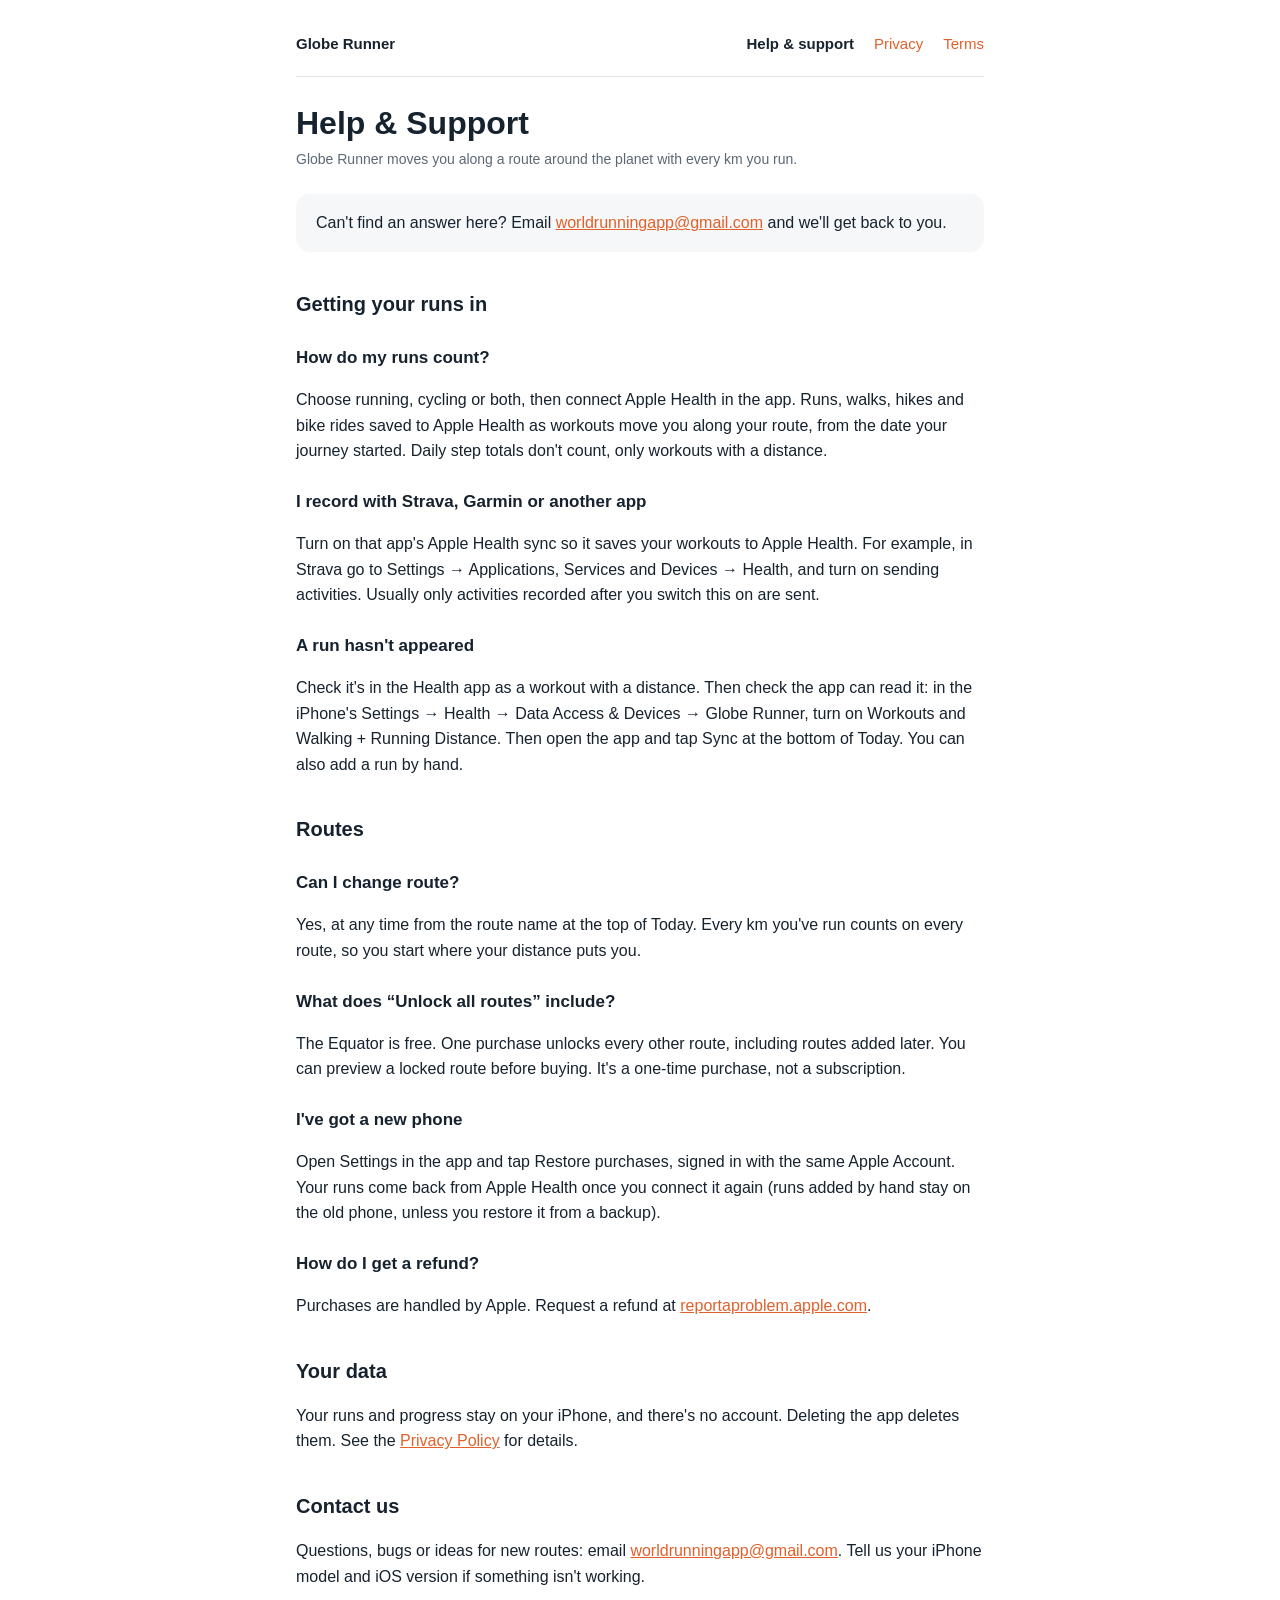
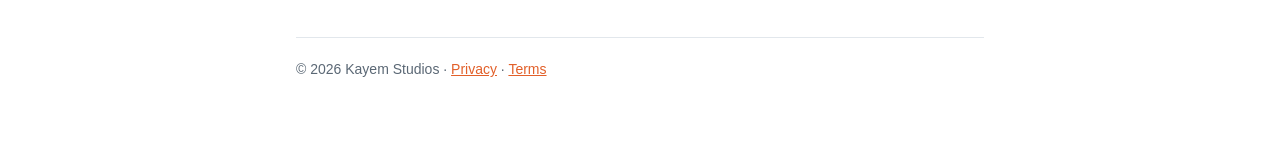
<file: index.html>
<!doctype html>
<html lang="en-GB">
  <head>
    <meta charset="utf-8" />
    <meta name="viewport" content="width=device-width, initial-scale=1" />
    <title>Help &amp; Support · Globe Runner</title>
    <link rel="stylesheet" href="style.css" />
  </head>
  <body>
    <main>
      <nav>
        <strong>Globe Runner</strong>
        <a href="index.html" aria-current="page">Help &amp; support</a>
        <a href="privacy.html">Privacy</a>
        <a href="terms.html">Terms</a>
      </nav>

      <h1>Help &amp; Support</h1>
      <p class="updated">Globe Runner moves you along a route around the planet with every km you run.</p>

      <div class="box">
        <p>
          Can't find an answer here? Email
          <a href="mailto:worldrunningapp@gmail.com">worldrunningapp@gmail.com</a> and we'll get
          back to you.
        </p>
      </div>

      <h2>Getting your runs in</h2>

      <h3>How do my runs count?</h3>
      <p>
        Choose running, cycling or both, then connect Apple Health in the app. Runs, walks, hikes and bike rides saved to Apple Health as workouts move you along
        your route, from the date your journey started. Daily step totals don't count, only workouts with a
        distance.
      </p>

      <h3>I record with Strava, Garmin or another app</h3>
      <p>
        Turn on that app's Apple Health sync so it saves your workouts to Apple Health. For example, in Strava go
        to Settings → Applications, Services and Devices → Health, and turn on sending activities. Usually only
        activities recorded after you switch this on are sent.
      </p>

      <h3>A run hasn't appeared</h3>
      <p>
        Check it's in the Health app as a workout with a distance. Then check the app can read it: in the
        iPhone's Settings → Health → Data Access &amp; Devices → Globe Runner, turn on Workouts and
        Walking + Running Distance. Then open the app and tap Sync at the bottom of Today. You can also add a run by hand.
      </p>

      <h2>Routes</h2>

      <h3>Can I change route?</h3>
      <p>
        Yes, at any time from the route name at the top of Today. Every km you've run counts on every route, so
        you start where your distance puts you.
      </p>

      <h3>What does “Unlock all routes” include?</h3>
      <p>
        The Equator is free. One purchase unlocks every other route, including routes added later. You can
        preview a locked route before buying. It's a one-time purchase, not a subscription.
      </p>

      <h3>I've got a new phone</h3>
      <p>
        Open Settings in the app and tap Restore purchases, signed in with the same Apple Account. Your runs come
        back from Apple Health once you connect it again (runs added by hand stay on the old phone, unless you
        restore it from a backup).
      </p>

      <h3>How do I get a refund?</h3>
      <p>
        Purchases are handled by Apple. Request a refund at
        <a href="https://reportaproblem.apple.com">reportaproblem.apple.com</a>.
      </p>

      <h2>Your data</h2>
      <p>
        Your runs and progress stay on your iPhone, and there's no account. Deleting the app deletes them. See the
        <a href="privacy.html">Privacy Policy</a> for details.
      </p>

      <h2>Contact us</h2>
      <p>
        Questions, bugs or ideas for new routes: email
        <a href="mailto:worldrunningapp@gmail.com">worldrunningapp@gmail.com</a>. Tell us your
        iPhone model and iOS version if something isn't working.
      </p>

      <footer>© 2026 Kayem Studios · <a href="privacy.html">Privacy</a> · <a href="terms.html">Terms</a></footer>
    </main>
  </body>
</html>
</file>
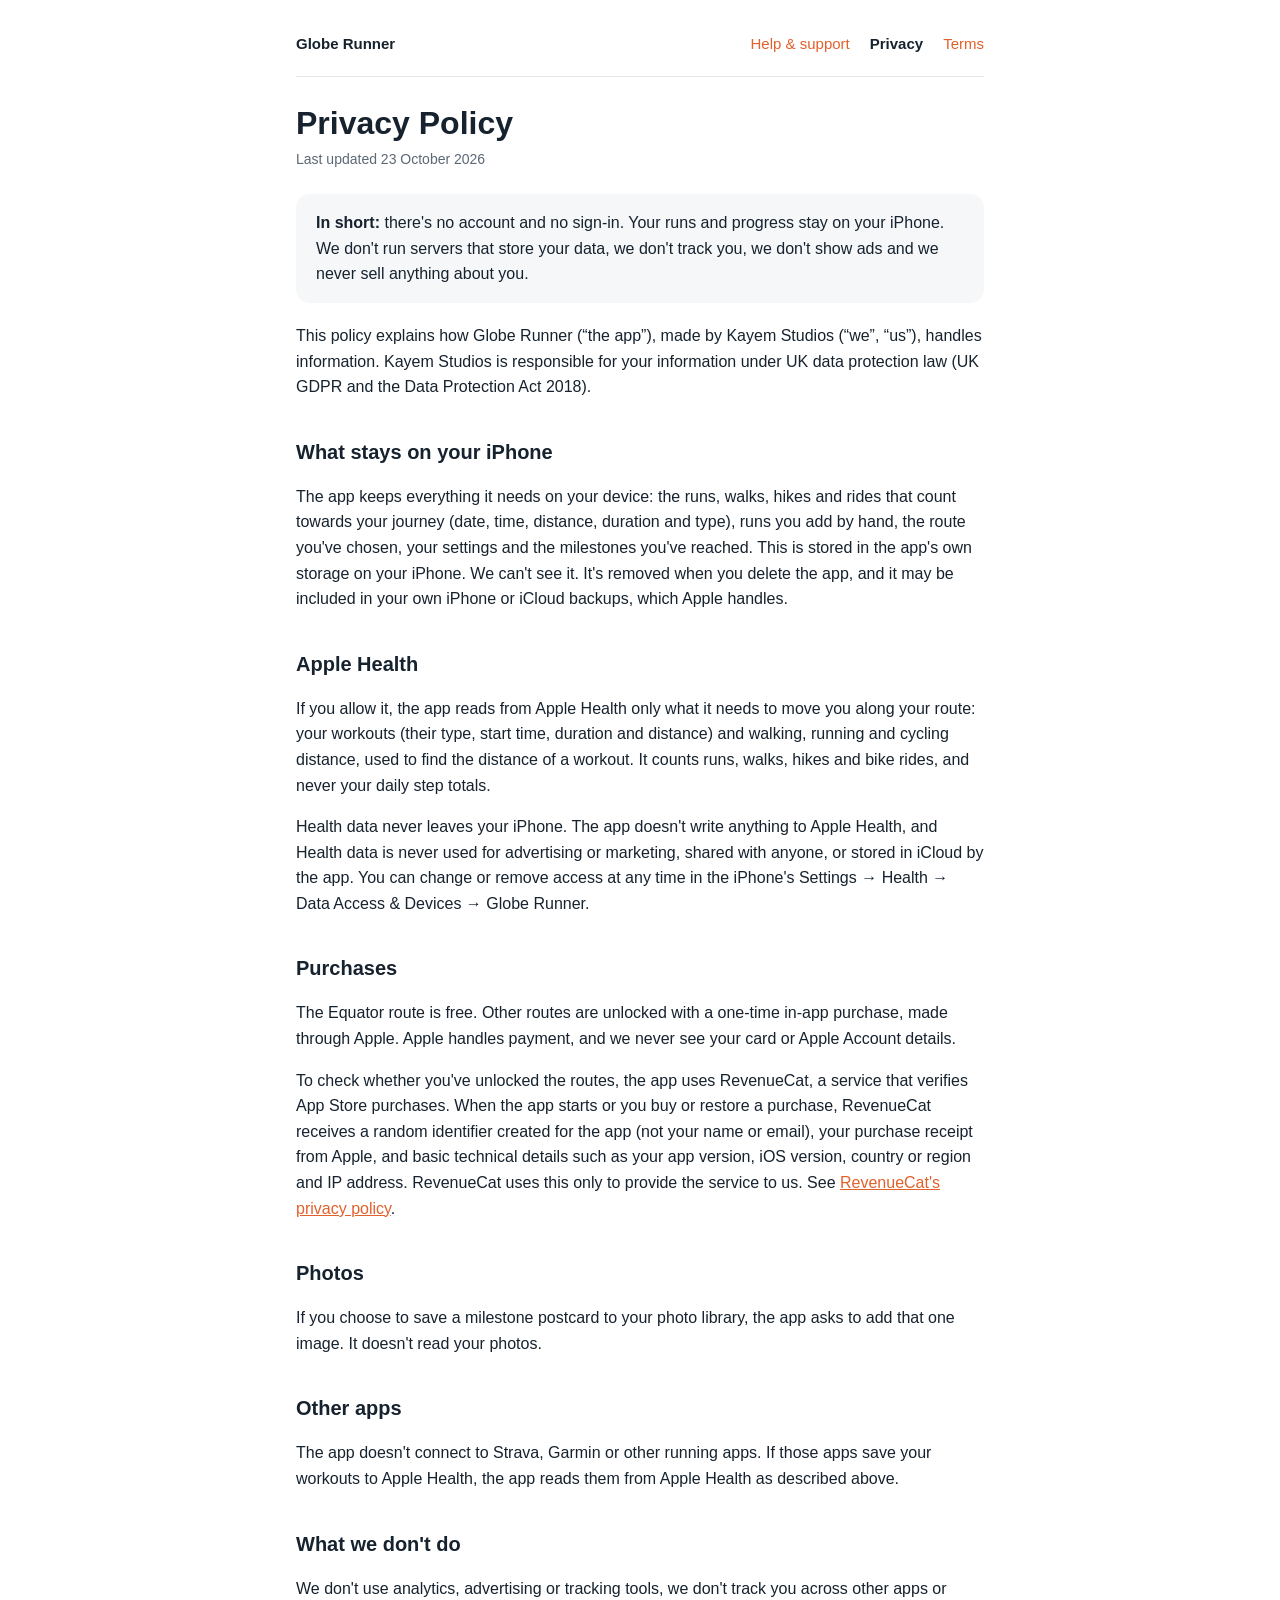
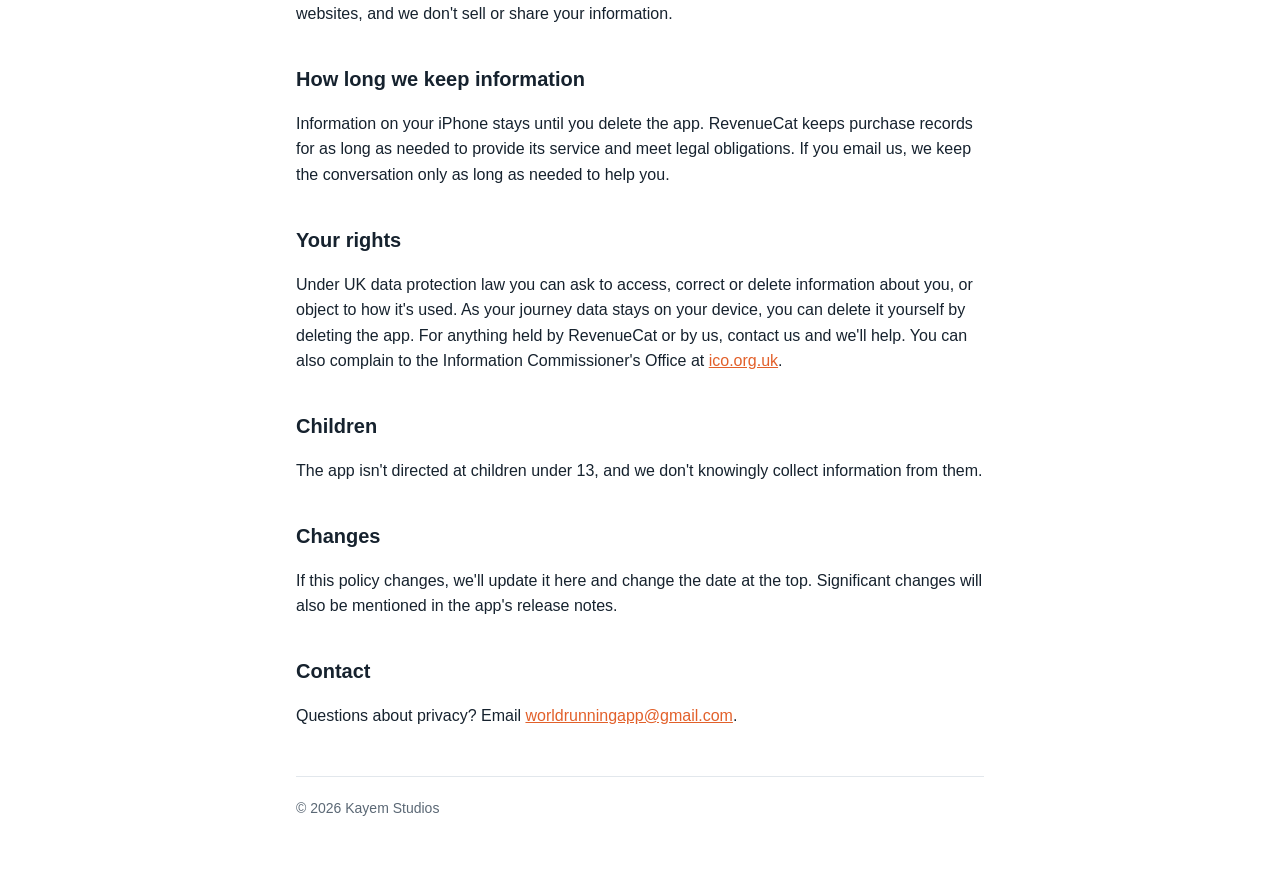
<file: privacy.html>
<!doctype html>
<html lang="en-GB">
  <head>
    <meta charset="utf-8" />
    <meta name="viewport" content="width=device-width, initial-scale=1" />
    <title>Privacy Policy · Globe Runner</title>
    <link rel="stylesheet" href="style.css" />
  </head>
  <body>
    <main>
      <nav>
        <strong>Globe Runner</strong>
        <a href="index.html">Help &amp; support</a>
        <a href="privacy.html" aria-current="page">Privacy</a>
        <a href="terms.html">Terms</a>
      </nav>

      <h1>Privacy Policy</h1>
      <p class="updated">Last updated 23 October 2026</p>

      <div class="box">
        <p>
          <strong>In short:</strong> there's no account and no sign-in. Your runs and progress stay on your
          iPhone. We don't run servers that store your data, we don't track you, we don't show ads and we
          never sell anything about you.
        </p>
      </div>

      <p>
        This policy explains how Globe Runner (“the app”), made by Kayem Studios (“we”, “us”), handles
        information. Kayem Studios is responsible for your information under UK data protection law (UK GDPR and
        the Data Protection Act 2018).
      </p>

      <h2>What stays on your iPhone</h2>
      <p>
        The app keeps everything it needs on your device: the runs, walks, hikes and rides that count towards your
        journey (date, time, distance, duration and type), runs you add by hand, the route you've chosen, your
        settings and the milestones you've reached. This is stored in the app's own storage on your iPhone. We
        can't see it. It's removed when you delete the app, and it may be included in your own iPhone or iCloud
        backups, which Apple handles.
      </p>

      <h2>Apple Health</h2>
      <p>
        If you allow it, the app reads from Apple Health only what it needs to move you along your route:
        your workouts (their type, start time, duration and distance) and walking, running and cycling distance,
        used to find the distance of a workout. It counts runs, walks, hikes and bike rides, and never your daily
        step totals.
      </p>
      <p>
        Health data never leaves your iPhone. The app doesn't write anything to Apple Health, and Health data is
        never used for advertising or marketing, shared with anyone, or stored in iCloud by the app. You can
        change or remove access at any time in the iPhone's Settings → Health → Data Access &amp; Devices →
        Globe Runner.
      </p>

      <h2>Purchases</h2>
      <p>
        The Equator route is free. Other routes are unlocked with a one-time in-app purchase, made through Apple.
        Apple handles payment, and we never see your card or Apple Account details.
      </p>
      <p>
        To check whether you've unlocked the routes, the app uses RevenueCat, a service that verifies App Store
        purchases. When the app starts or you buy or restore a purchase, RevenueCat receives a random identifier
        created for the app (not your name or email), your purchase receipt from Apple, and basic technical
        details such as your app version, iOS version, country or region and IP address. RevenueCat uses this
        only to provide the service to us. See
        <a href="https://www.revenuecat.com/privacy">RevenueCat's privacy policy</a>.
      </p>

      <h2>Photos</h2>
      <p>
        If you choose to save a milestone postcard to your photo library, the app asks to add that one image.
        It doesn't read your photos.
      </p>

      <h2>Other apps</h2>
      <p>
        The app doesn't connect to Strava, Garmin or other running apps. If those apps save your workouts to
        Apple Health, the app reads them from Apple Health as described above.
      </p>

      <h2>What we don't do</h2>
      <p>
        We don't use analytics, advertising or tracking tools, we don't track you across other apps or websites,
        and we don't sell or share your information.
      </p>

      <h2>How long we keep information</h2>
      <p>
        Information on your iPhone stays until you delete the app. RevenueCat keeps purchase records for as long
        as needed to provide its service and meet legal obligations. If you email us, we keep the conversation
        only as long as needed to help you.
      </p>

      <h2>Your rights</h2>
      <p>
        Under UK data protection law you can ask to access, correct or delete information about you, or object to
        how it's used. As your journey data stays on your device, you can delete it yourself by deleting the app.
        For anything held by RevenueCat or by us, contact us and we'll help. You can also complain to the
        Information Commissioner's Office at <a href="https://ico.org.uk">ico.org.uk</a>.
      </p>

      <h2>Children</h2>
      <p>The app isn't directed at children under 13, and we don't knowingly collect information from them.</p>

      <h2>Changes</h2>
      <p>
        If this policy changes, we'll update it here and change the date at the top. Significant changes will
        also be mentioned in the app's release notes.
      </p>

      <h2>Contact</h2>
      <p>
        Questions about privacy? Email
        <a href="mailto:worldrunningapp@gmail.com">worldrunningapp@gmail.com</a>.
      </p>

      <footer>© 2026 Kayem Studios</footer>
    </main>
  </body>
</html>
</file>
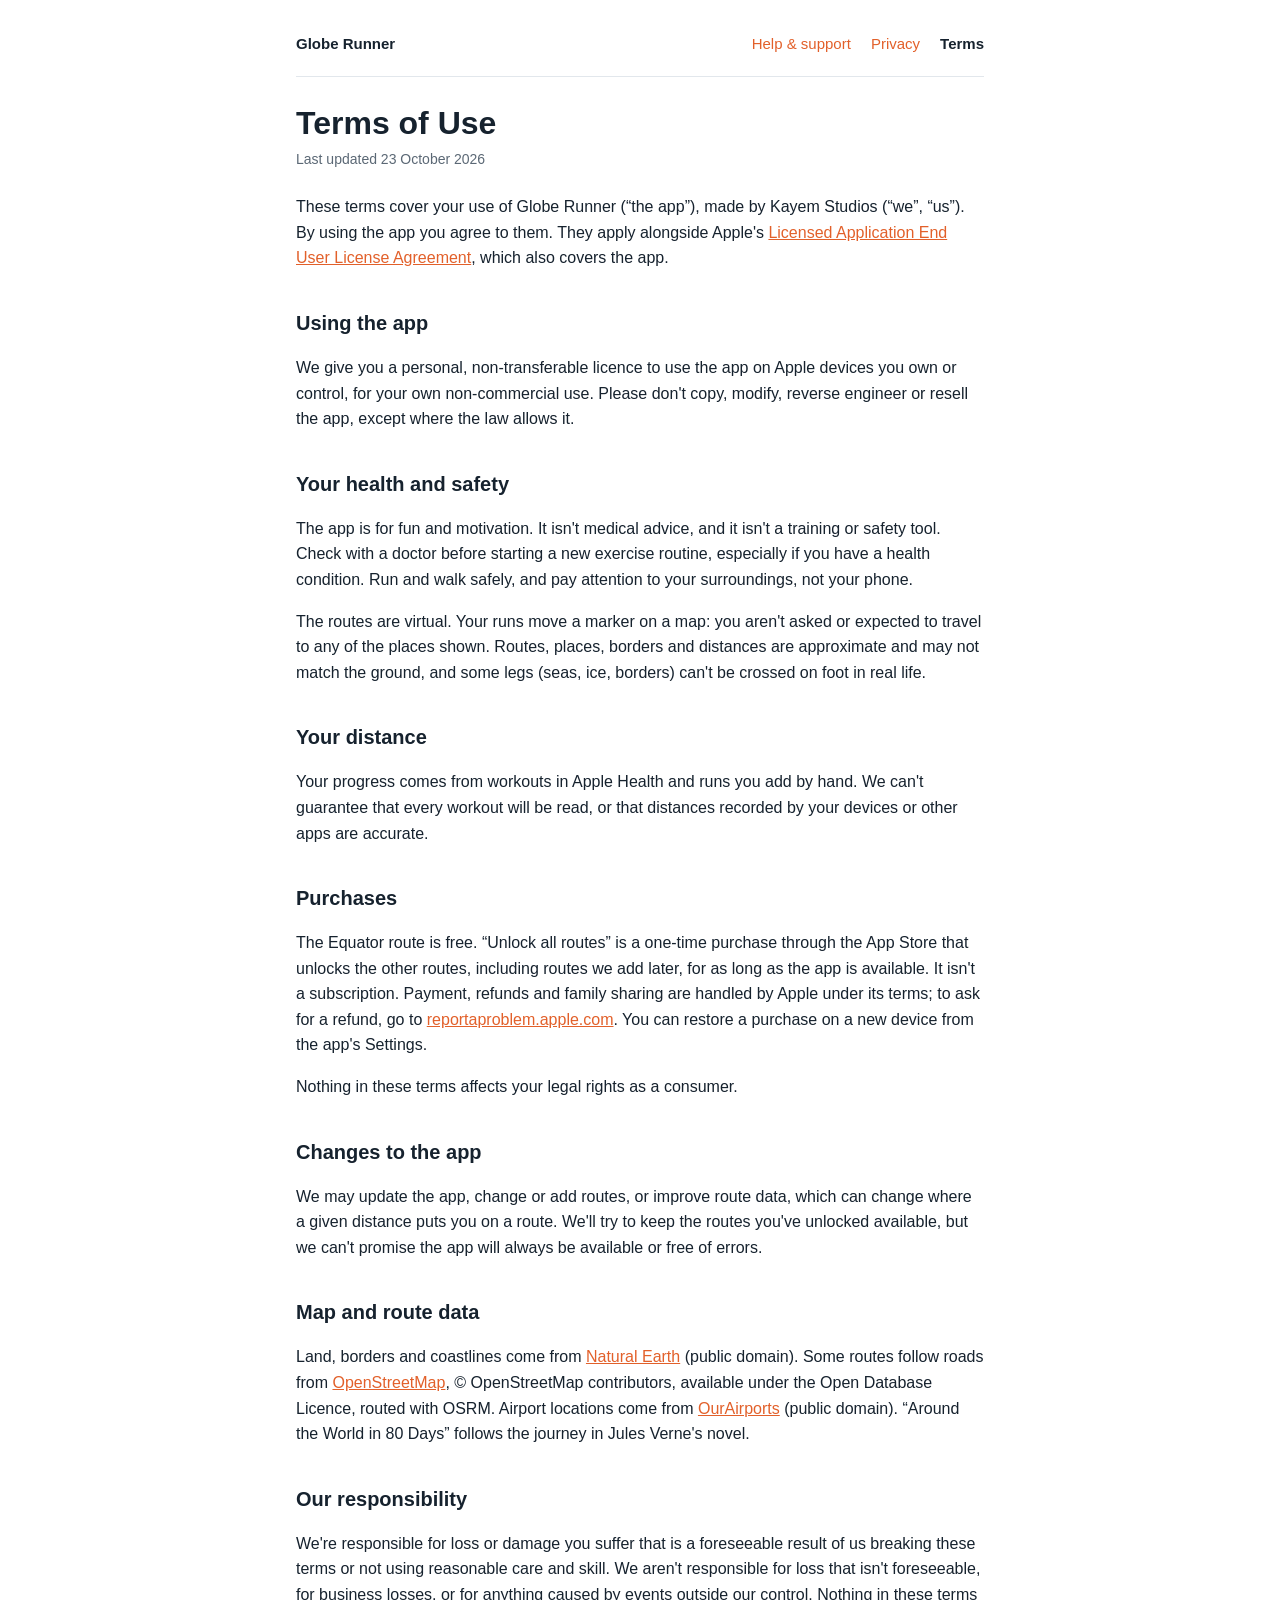
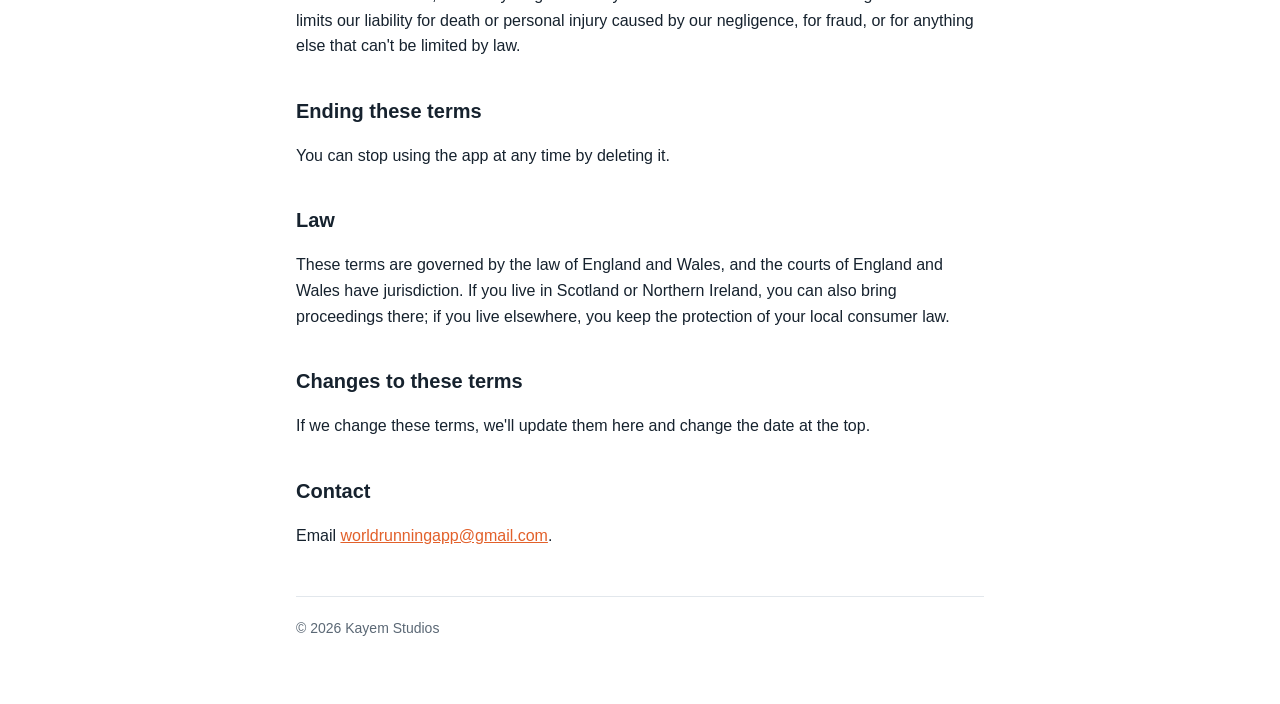
<file: terms.html>
<!doctype html>
<html lang="en-GB">
  <head>
    <meta charset="utf-8" />
    <meta name="viewport" content="width=device-width, initial-scale=1" />
    <title>Terms of Use · Globe Runner</title>
    <link rel="stylesheet" href="style.css" />
  </head>
  <body>
    <main>
      <nav>
        <strong>Globe Runner</strong>
        <a href="index.html">Help &amp; support</a>
        <a href="privacy.html">Privacy</a>
        <a href="terms.html" aria-current="page">Terms</a>
      </nav>

      <h1>Terms of Use</h1>
      <p class="updated">Last updated 23 October 2026</p>

      <p>
        These terms cover your use of Globe Runner (“the app”), made by Kayem Studios (“we”, “us”). By
        using the app you agree to them. They apply alongside Apple's
        <a href="https://www.apple.com/legal/internet-services/itunes/dev/stdeula/">Licensed Application End User
          License Agreement</a>, which also covers the app.
      </p>

      <h2>Using the app</h2>
      <p>
        We give you a personal, non-transferable licence to use the app on Apple devices you own or control, for
        your own non-commercial use. Please don't copy, modify, reverse engineer or resell the app, except where
        the law allows it.
      </p>

      <h2>Your health and safety</h2>
      <p>
        The app is for fun and motivation. It isn't medical advice, and it isn't a training or safety tool. Check
        with a doctor before starting a new exercise routine, especially if you have a health condition. Run and
        walk safely, and pay attention to your surroundings, not your phone.
      </p>
      <p>
        The routes are virtual. Your runs move a marker on a map: you aren't asked or expected to travel to any of
        the places shown. Routes, places, borders and distances are approximate and may not match the ground,
        and some legs (seas, ice, borders) can't be crossed on foot in real life.
      </p>

      <h2>Your distance</h2>
      <p>
        Your progress comes from workouts in Apple Health and runs you add by hand. We can't guarantee that every
        workout will be read, or that distances recorded by your devices or other apps are accurate.
      </p>

      <h2>Purchases</h2>
      <p>
        The Equator route is free. “Unlock all routes” is a one-time purchase through the App Store that unlocks
        the other routes, including routes we add later, for as long as the app is available. It isn't a
        subscription. Payment, refunds and family sharing are handled by Apple under its terms; to ask for a
        refund, go to <a href="https://reportaproblem.apple.com">reportaproblem.apple.com</a>. You can restore
        a purchase on a new device from the app's Settings.
      </p>
      <p>Nothing in these terms affects your legal rights as a consumer.</p>

      <h2>Changes to the app</h2>
      <p>
        We may update the app, change or add routes, or improve route data, which can change where a given
        distance puts you on a route. We'll try to keep the routes you've unlocked available, but we can't
        promise the app will always be available or free of errors.
      </p>

      <h2>Map and route data</h2>
      <p>
        Land, borders and coastlines come from <a href="https://www.naturalearthdata.com">Natural Earth</a>
        (public domain). Some routes follow roads from
        <a href="https://www.openstreetmap.org/copyright">OpenStreetMap</a>, © OpenStreetMap contributors,
        available under the Open Database Licence, routed with OSRM. Airport locations come from
        <a href="https://ourairports.com">OurAirports</a> (public domain). “Around the World in 80 Days” follows
        the journey in Jules Verne's novel.
      </p>

      <h2>Our responsibility</h2>
      <p>
        We're responsible for loss or damage you suffer that is a foreseeable result of us breaking these terms or
        not using reasonable care and skill. We aren't responsible for loss that isn't foreseeable, for
        business losses, or for anything caused by events outside our control. Nothing in these terms limits our
        liability for death or personal injury caused by our negligence, for fraud, or for anything else that
        can't be limited by law.
      </p>

      <h2>Ending these terms</h2>
      <p>You can stop using the app at any time by deleting it.</p>

      <h2>Law</h2>
      <p>
        These terms are governed by the law of England and Wales, and the courts of England and Wales have
        jurisdiction. If you live in Scotland or Northern Ireland, you can also bring proceedings there; if you
        live elsewhere, you keep the protection of your local consumer law.
      </p>

      <h2>Changes to these terms</h2>
      <p>If we change these terms, we'll update them here and change the date at the top.</p>

      <h2>Contact</h2>
      <p>
        Email <a href="mailto:worldrunningapp@gmail.com">worldrunningapp@gmail.com</a>.
      </p>

      <footer>© 2026 Kayem Studios</footer>
    </main>
  </body>
</html>
</file>
<file: style.css>
:root {
  --bg: #ffffff;
  --text: #16222e;
  --muted: #5b6875;
  --line: #e2e7ec;
  --accent: #e2602a;
  --surface: #f5f7f9;
}
@media (prefers-color-scheme: dark) {
  :root {
    --bg: #0d1620;
    --text: #eef2f5;
    --muted: #9aa8b4;
    --line: #24323f;
    --accent: #ff7a3d;
    --surface: #16222e;
  }
}
* {
  box-sizing: border-box;
}
body {
  margin: 0;
  background: var(--bg);
  color: var(--text);
  font: 16px/1.6 -apple-system, BlinkMacSystemFont, 'Segoe UI', Inter, Roboto, sans-serif;
}
main {
  max-width: 720px;
  margin: 0 auto;
  padding: 32px 16px 64px;
}
nav {
  display: flex;
  flex-wrap: wrap;
  gap: 8px 20px;
  padding-bottom: 20px;
  border-bottom: 1px solid var(--line);
  margin-bottom: 28px;
  font-size: 15px;
}
nav strong {
  margin-right: auto;
}
a {
  color: var(--accent);
}
nav a {
  text-decoration: none;
}
nav a[aria-current='page'] {
  color: var(--text);
  font-weight: 600;
}
h1 {
  font-size: 32px;
  line-height: 1.15;
  margin: 0 0 6px;
}
h2 {
  font-size: 20px;
  margin: 36px 0 8px;
}
h3 {
  font-size: 17px;
  margin: 24px 0 4px;
}
.updated {
  color: var(--muted);
  font-size: 14px;
  margin: 0 0 24px;
}
.box {
  background: var(--surface);
  border-radius: 14px;
  padding: 16px 20px;
  margin: 20px 0;
}
.box p {
  margin: 0;
}
footer {
  margin-top: 48px;
  padding-top: 20px;
  border-top: 1px solid var(--line);
  color: var(--muted);
  font-size: 14px;
}
</file>
